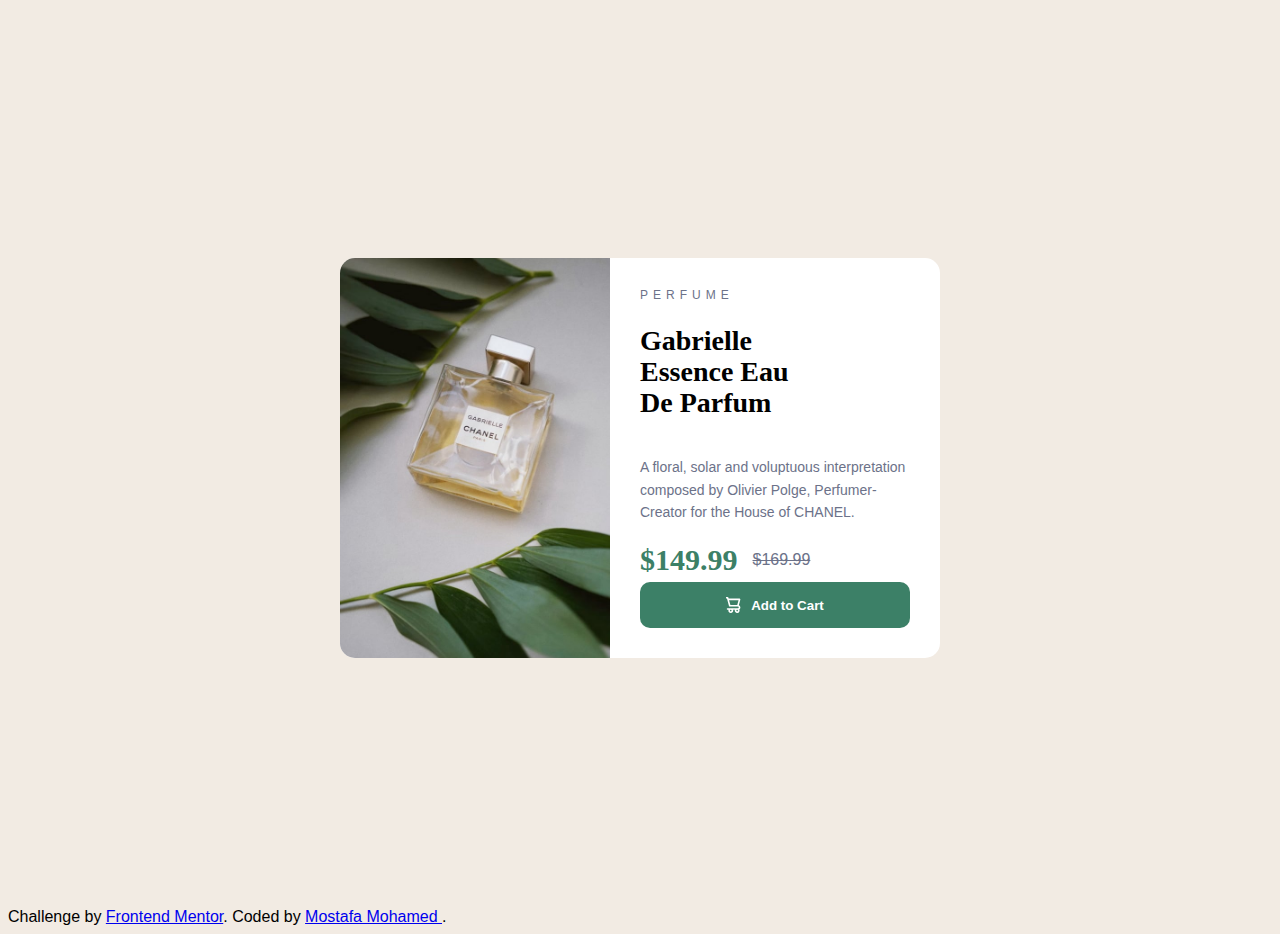
<file: product-preview-card/index.html>
<!DOCTYPE html>
<html lang="en">
<head>
  <meta charset="UTF-8">
  <meta name="viewport" content="width=device-width, initial-scale=1.0"> <!-- displays site properly based on user's device -->

  <link rel="icon" type="image/png" sizes="32x32" href="./images/favicon-32x32.png">
  
  <title>Frontend Mentor | Product preview card component</title>
  <link rel="stylesheet" href="style.css">
  <!-- Feel free to remove these styles or customise in your own stylesheet 👍 -->
</head>
<body>


<div class="wrapper">
  <div class="card">
   <div class="left">
  <picture>
    <source media="(max-width: 600px)" srcset="images/image-product-mobile.jpg">
    <img src="images/image-product-desktop.jpg" alt="perfume image">
  </picture>
</div>


    <div class="right">
      <span class="perfume">PERFUME</span>
      <h1>Gabrielle <br> Essence Eau <br> De Parfum</h1>
      <p>A floral, solar and voluptuous interpretation composed by Olivier Polge, Perfumer-Creator for the House of CHANEL.</p>

      <div class="prices">
        <span class="new">$149.99</span>
        <span class="old">$169.99</span>
      </div>

      <button>
        <img src="images/icon-cart.svg" alt=""> Add to Cart
      </button>
    </div>
  </div>
</div>

  
  <div class="attribution">
    Challenge by <a href="https://www.frontendmentor.io?ref=challenge" target="_blank">Frontend Mentor</a>. 
    Coded by <a href="#">Mostafa Mohamed </a>.
  </div>
</body>
</html>
</file>
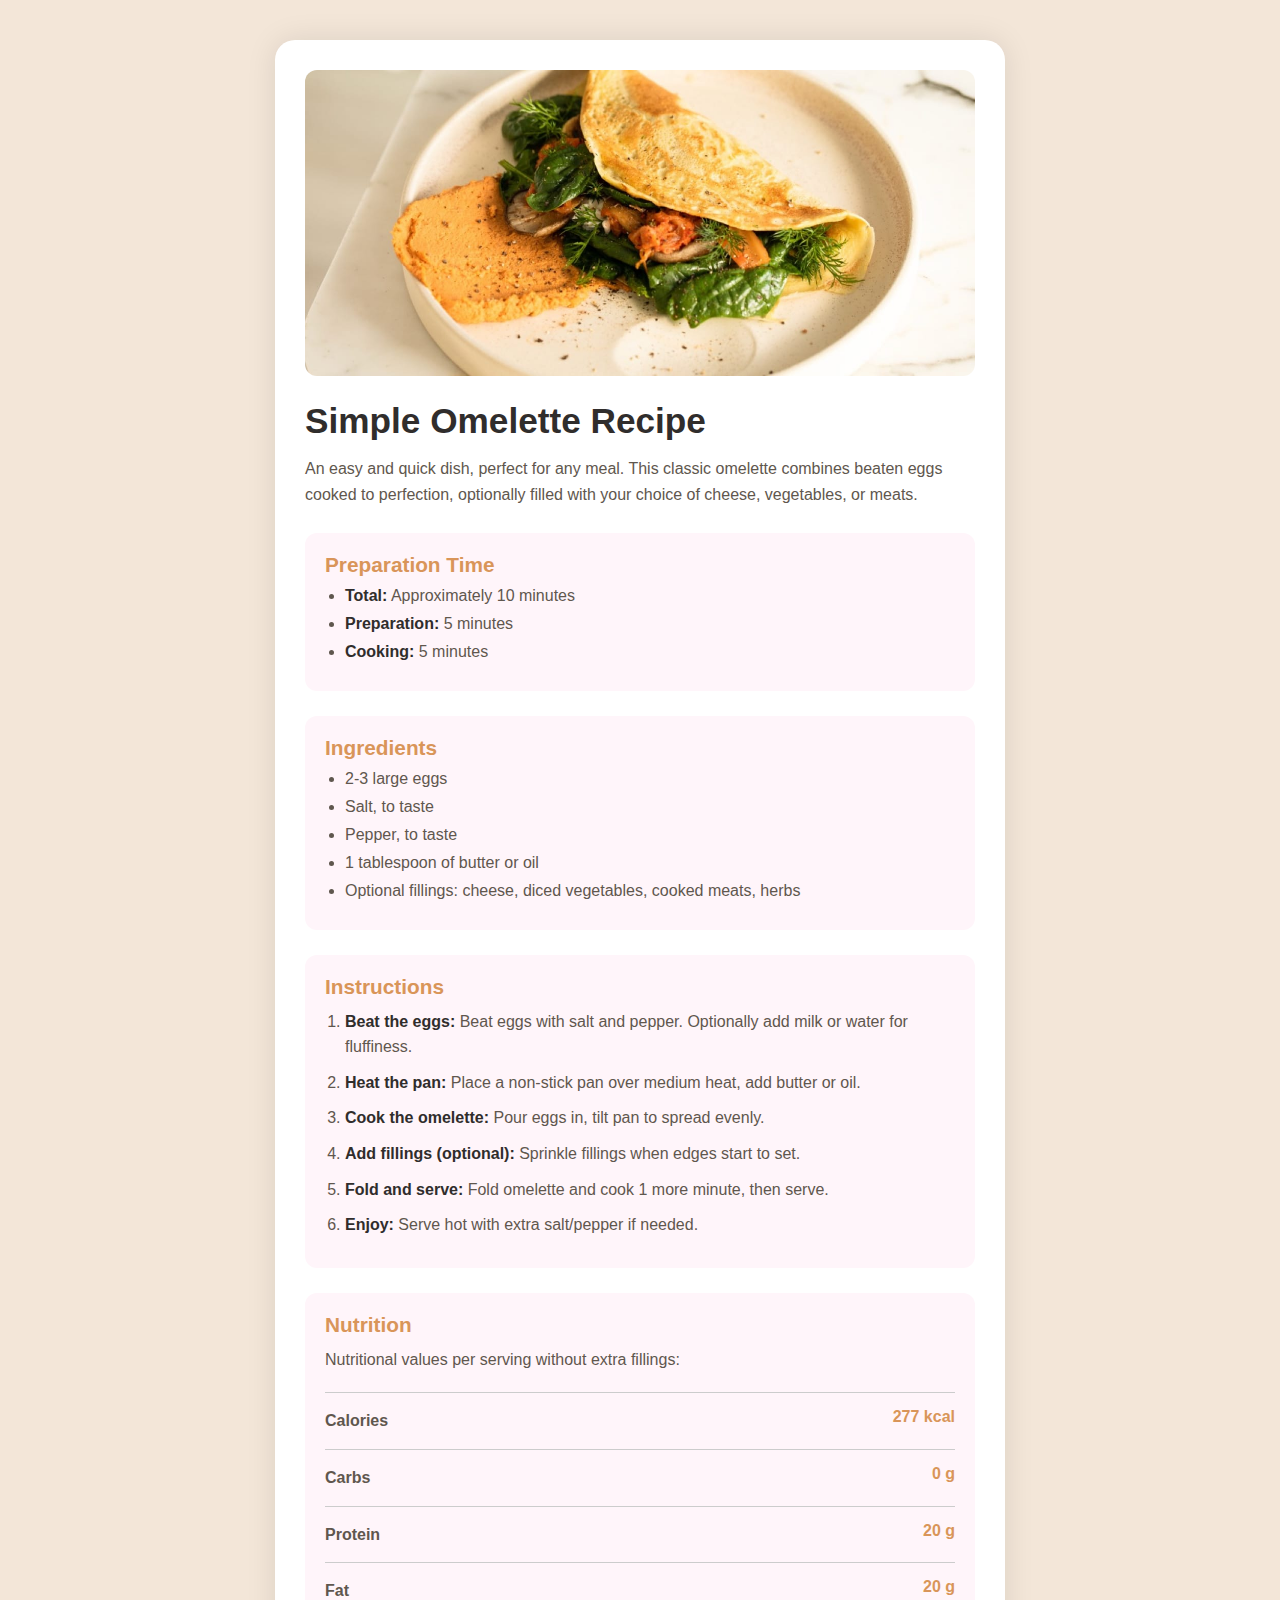
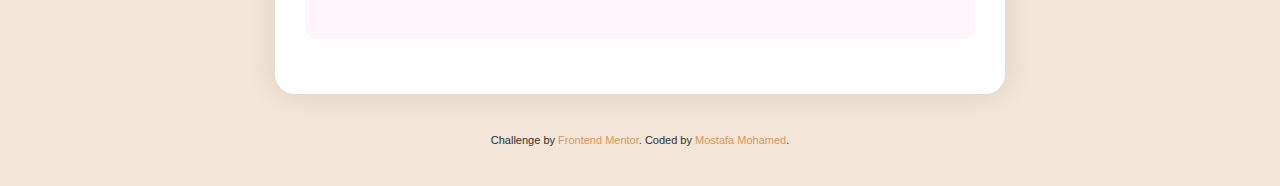
<file: recipe-page/index.html>
<!DOCTYPE html>
<html lang="en">
<head>
  <meta charset="UTF-8">
  <meta name="viewport" content="width=device-width, initial-scale=1.0">
  <link rel="icon" type="image/png" sizes="32x32" href="./assets/images/favicon-32x32.png">
  <title>Recipe Page | Mostafa Mohamed</title>
  <link rel="stylesheet" href="style.css">
</head>
<body>

  <div class="container">
    <div class="image">
      <img src="assets/images/image-omelette.jpeg" alt="">
    </div>

    <div class="content">
      <h1>Simple Omelette Recipe</h1>
      <p>An easy and quick dish, perfect for any meal. This classic omelette combines beaten eggs cooked to perfection, optionally filled with your choice of cheese, vegetables, or meats.</p>

      <div class="panel">
        <h2>Preparation Time</h2>
        <ul>
          <li><b>Total:</b> Approximately 10 minutes</li>
          <li><b>Preparation:</b> 5 minutes</li>
          <li><b>Cooking:</b> 5 minutes</li>
        </ul>
      </div>

      <div class="panel">
        <h2>Ingredients</h2>
        <ul>
          <li>2-3 large eggs</li>
          <li>Salt, to taste</li>
          <li>Pepper, to taste</li>
          <li>1 tablespoon of butter or oil</li>
          <li>Optional fillings: cheese, diced vegetables, cooked meats, herbs</li>
        </ul>
      </div>

      <div class="panel">
        <h2>Instructions</h2>
        <ol>
          <li><b>Beat the eggs:</b> Beat eggs with salt and pepper. Optionally add milk or water for fluffiness.</li>
          <li><b>Heat the pan:</b> Place a non-stick pan over medium heat, add butter or oil.</li>
          <li><b>Cook the omelette:</b> Pour eggs in, tilt pan to spread evenly.</li>
          <li><b>Add fillings (optional):</b> Sprinkle fillings when edges start to set.</li>
          <li><b>Fold and serve:</b> Fold omelette and cook 1 more minute, then serve.</li>
          <li><b>Enjoy:</b> Serve hot with extra salt/pepper if needed.</li>
        </ol>
      </div>

      <div class="panel">
        <h2>Nutrition</h2>
        <p>Nutritional values per serving without extra fillings:</p>
        <div class="table">
          <p>Calories</p>
          <span>277 kcal</span>
        </div>
        <div class="table">
          <p>Carbs</p>
          <span>0 g</span>
        </div>
        <div class="table">
          <p>Protein</p>
          <span>20 g</span>
        </div>
        <div class="table">
          <p>Fat</p>
          <span>20 g</span>
        </div>
      </div>
    </div>
  </div>

  <div class="attribution">
    Challenge by <a href="https://www.frontendmentor.io?ref=challenge" target="_blank">Frontend Mentor</a>. 
    Coded by <a href="#">Mostafa Mohamed</a>.
  </div>

</body>
</html>
</file>
<file: product-preview-card/style.css>
body {
  background-color: #f2ebe3;
  font-family: 'Montserrat', sans-serif;
}

/* Center */
.wrapper {
  width: 100%;
  height: 100vh;
  display: flex;
  justify-content: center;
  align-items: center;
}

.card {
  width: 600px;
  height: 400px;
  display: flex;
  background-color: #fff;
  border-radius: 15px;
  overflow: hidden; 
}

/* Left side */
.left {
  width: 50%;
  height: 100%;
}

.left img {
  width: 100%;
  height: 100%;
  object-fit: cover;
}

/* Right side */
.right {
  width: 50%;
  padding: 30px;
  display: flex;
  flex-direction: column;
  justify-content: space-between;
}

.perfume {
  letter-spacing: 5px;
  color: #6c7289;
  font-size: 12px;
  font-weight: 500;
}

.right h1 {
  font-family: 'Fraunces', serif;
  font-size: 28px;
  line-height: 1.1;
}

.right p {
  color: #6c7289;
  font-size: 14px;
  line-height: 1.6;
}

.prices {
  display: flex;
  align-items: center;
  gap: 15px;
}

.new {
  font-size: 30px;
  font-family: 'Fraunces', serif;
  color: hsl(158, 36%, 37%);
  font-weight: 700;
}

.old {
  text-decoration: line-through;
  color: #6c7289;
}

button {
  background-color: hsl(158, 36%, 37%);
  border: none;
  color: #fff;
  padding: 15px;
  width: 100%;
  border-radius: 10px;
  font-weight: 700;
  cursor: pointer;
  display: flex;
  justify-content: center;
  align-items: center;
}

button img {
  margin-right: 10px;
}
</file>
<file: recipe-page/style.css>
:root {
  --clr-background: hsl(30, 54%, 90%);
  --clr-panel-bg: hsl(0, 0%, 100%);
  --clr-accent: #d99559;
  --clr-text-dark: hsl(24, 5%, 18%);
  --clr-text-gray: hsl(30, 10%, 34%);
  --clr-border: hsl(0, 0%, 80%);
}

* {
  box-sizing: border-box;
  margin: 0;
  padding: 0;
  font-family: "Arial", sans-serif;
}

body {
  background-color: var(--clr-background);
  color: var(--clr-text-dark);
  padding: 40px 20px;
}

.container {
  max-width: 730px;
  margin: auto;
  background: var(--clr-panel-bg);
  border-radius: 20px;
  padding: 30px;
  box-shadow: 0 0 30px rgba(0,0,0,0.1);
}

.image img {
  width: 100%;
  border-radius: 12px;
  display: block;
}

h1 {
  font-size: 2.2rem;
  margin: 25px 0 15px;
  color: var(--clr-text-dark);
}

p {
  color: var(--clr-text-gray);
  line-height: 1.6;
  margin-bottom: 20px;
}

.panel {
  background: hsl(330, 100%, 98%);
  padding: 20px;
  border-radius: 12px;
  margin: 25px 0;
}

.panel h2 {
  color: var(--clr-accent);
  margin-bottom: 10px;
  font-size: 1.3rem;
}

.panel ul {
  margin-left: 20px;
}

.panel li {
  margin-bottom: 10px;
  color: var(--clr-text-gray);
}

.panel li b {
  color: var(--clr-text-dark);
}

.content h2 {
  color: var(--clr-accent);
  margin-bottom: 10px;
}

ol {
  margin-left: 20px;
}

ol li {
  margin-bottom: 15px;
  line-height: 1.6;
  color: var(--clr-text-gray);
}

.table {
  display: flex;
  justify-content: space-between;
  border-top: 1px solid var(--clr-border);
  padding: 15px 0;
}

.table p {
  margin: 0;
  font-weight: bold;
  color: var(--clr-text-gray);
}

.table span {
  color: var(--clr-accent);
  font-weight: bold;
}

.attribution {
  text-align: center;
  margin-top: 40px;
  font-size: 11px;
}

.attribution a {
  color: var(--clr-accent);
  text-decoration: none;
}

/* responsive */
@media (max-width: 768px) {
  .container {
    padding: 20px;
  }
  image img{
    margin-left: 20px;
  } 
}
</file>
